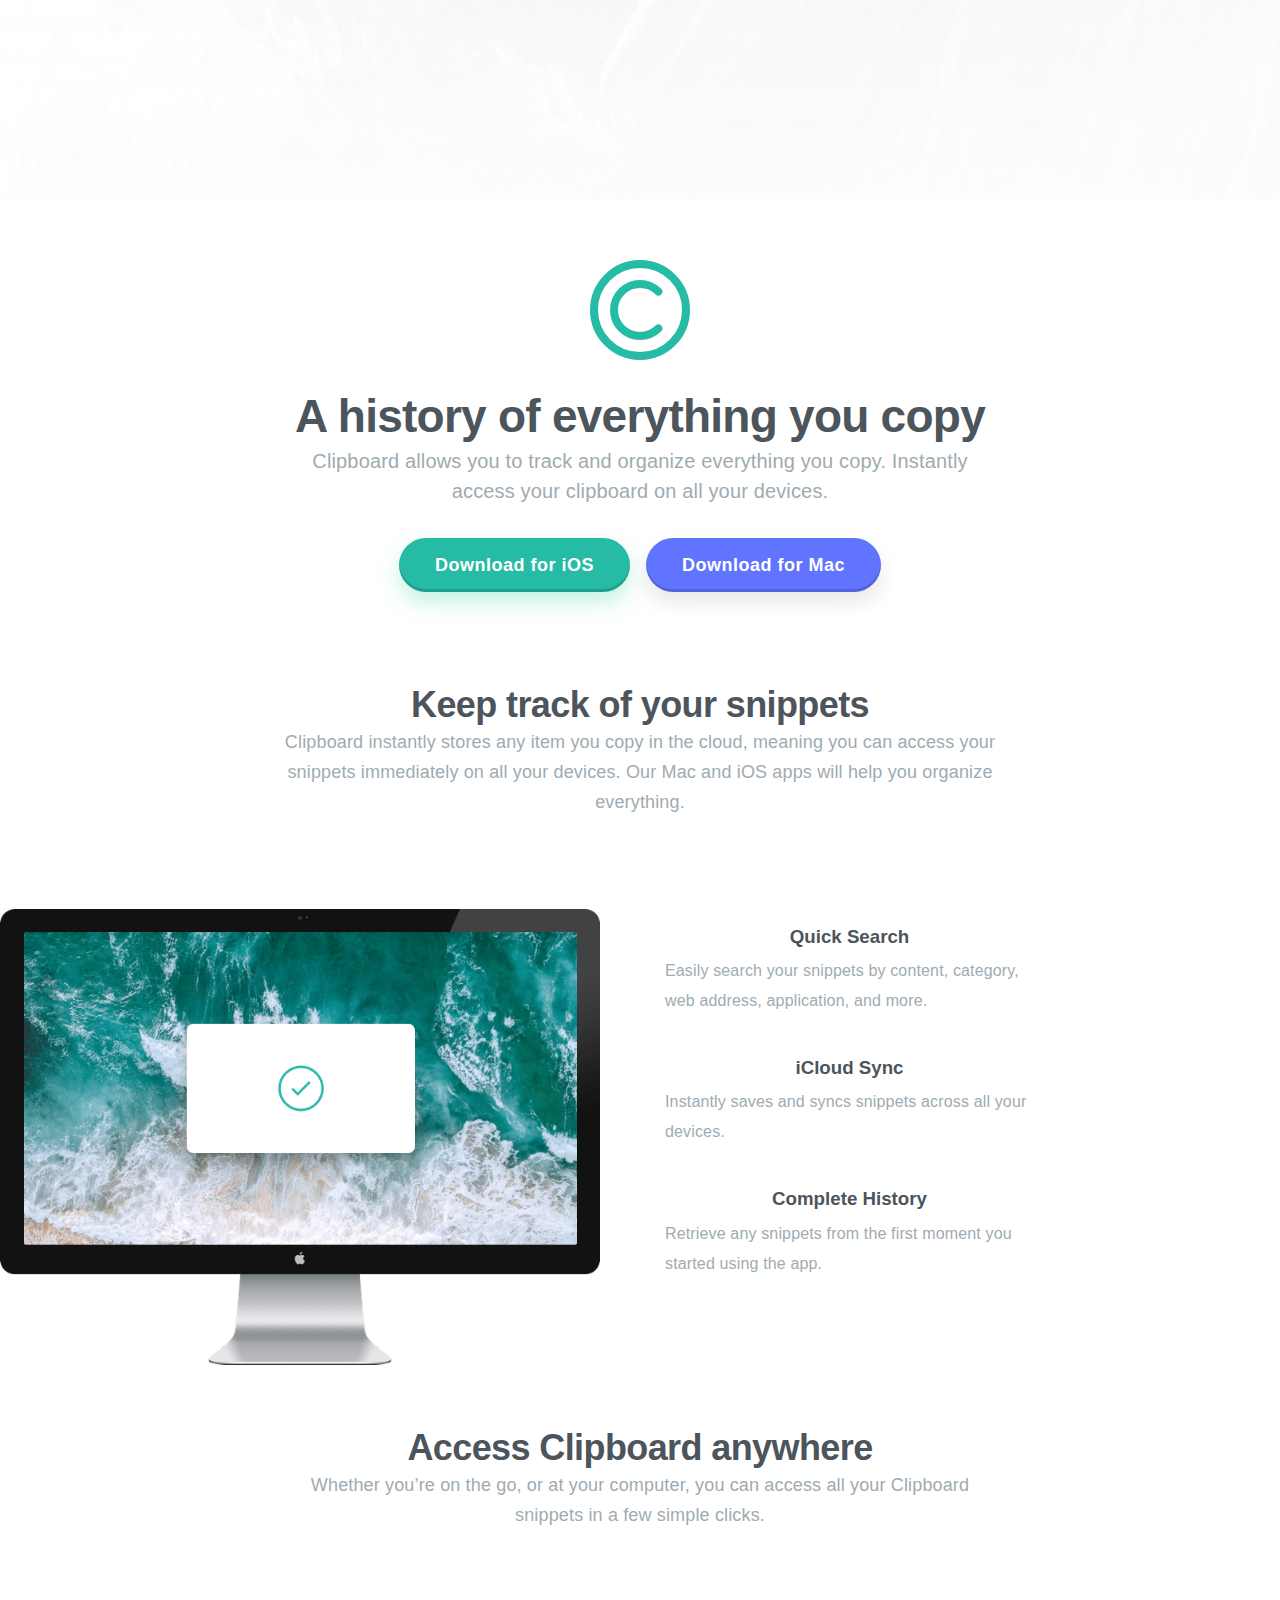
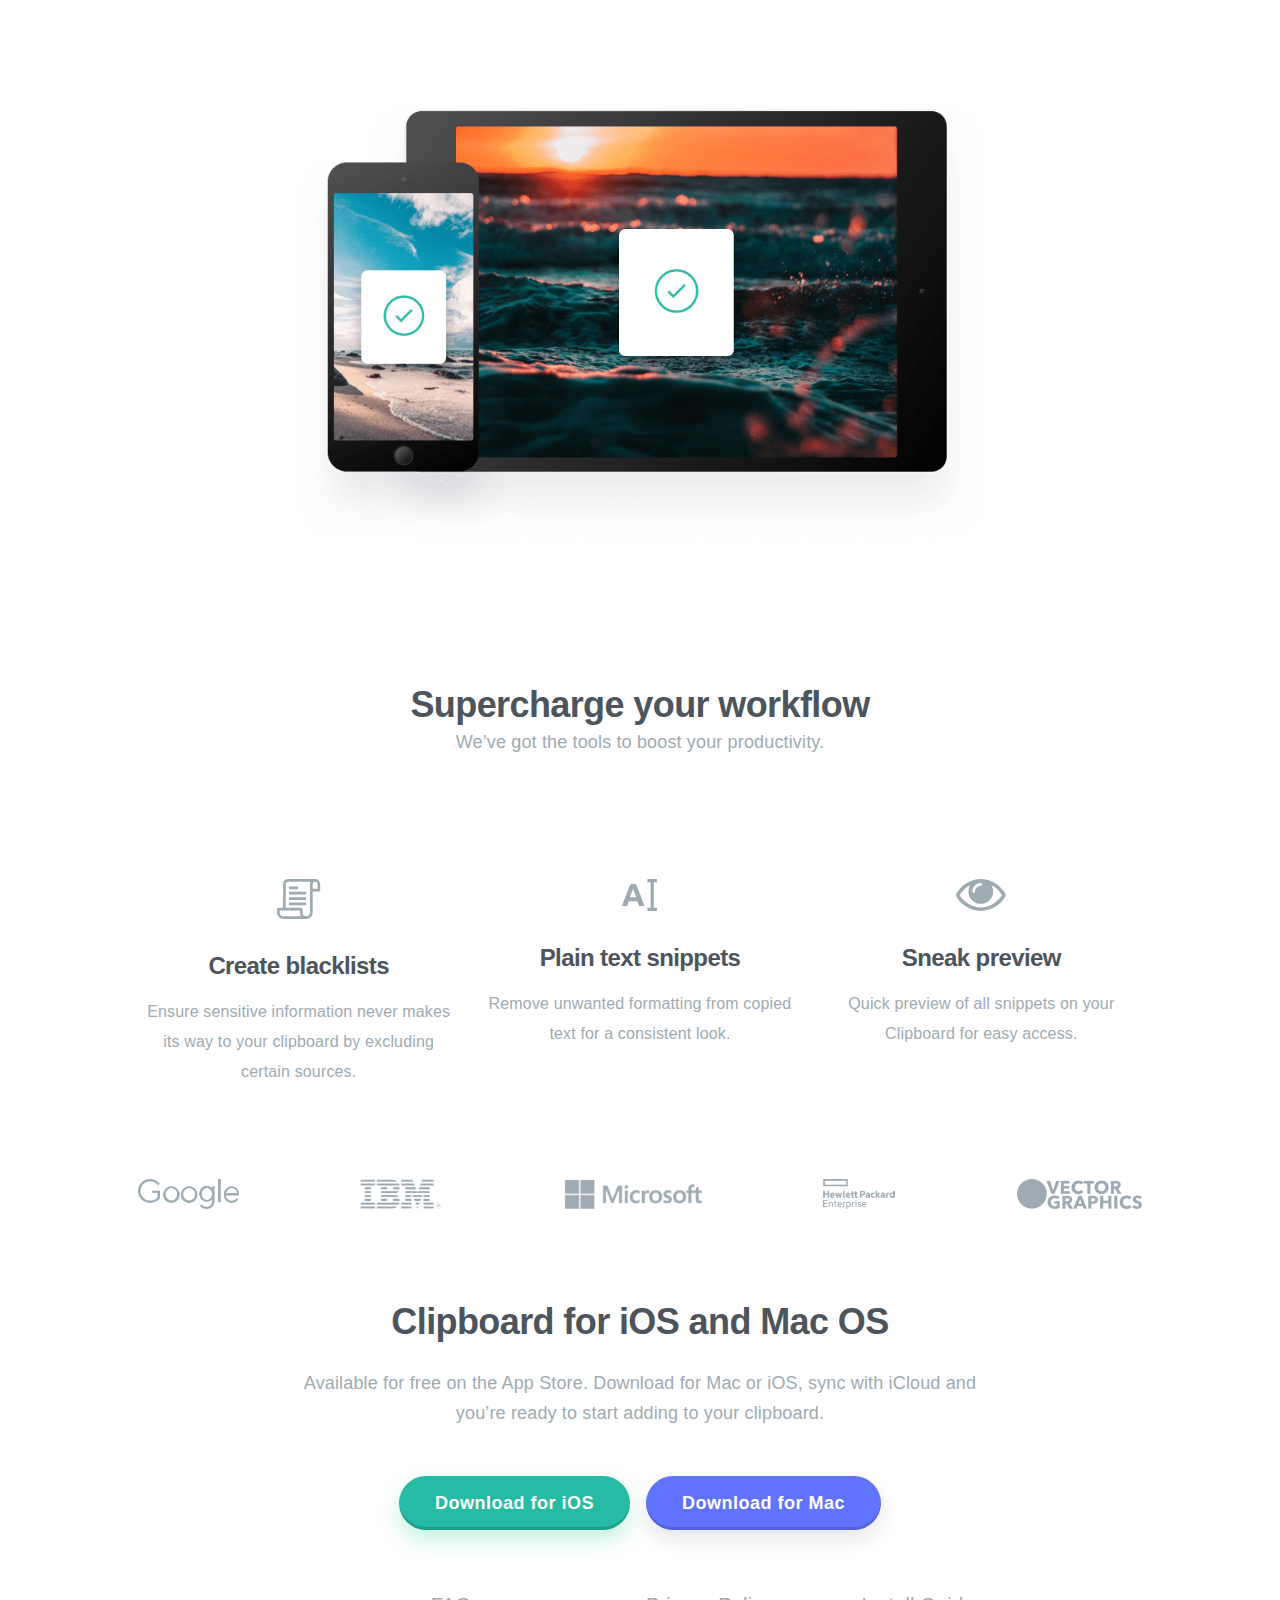
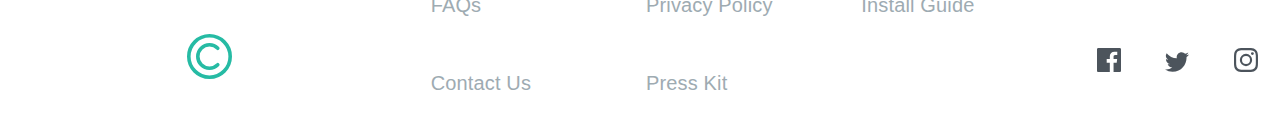
<file: clipboard-landing/index.html>
<!DOCTYPE html>
<html lang="en">
  <head>
    <meta charset="UTF-8" />
    <meta name="viewport" content="width=device-width, initial-scale=1.0" />
    <!-- displays site properly based on user's device -->

    <link
      rel="icon"
      type="image/png"
      sizes="32x32"
      href="./images/favicon-32x32.png"
    />

    <title>Clipboard landing page</title>

    <link rel="stylesheet" href="reset.css" />
    <link rel="stylesheet" href="global.css" />
    <link rel="stylesheet" href="style.css" />
    <link rel="stylesheet" href="responsive.css" />
  </head>

  <body>
    <div class="header"></div>

    <main>
      <section class="container-sm hero f-center f-column">
        <img class="logo" src="./images/logo.svg" alt="Logo of the company" />
        <h1 class="title m-b-3 text-center">
          A history of everything you copy
        </h1>
        <p class="text-lg text-center m-b-4">
          Clipboard allows you to track and organize everything you copy.
          Instantly access your clipboard on all your devices.
        </p>

        <div class="btn-group f-center">
          <button class="btn ios">Download for iOS</button>
          <button class="btn macos">Download for Mac</button>
        </div>
      </section>

      <section class="container-sm f-center f-column">
        <h2 class="title m-b-3">Keep track of your snippets</h2>
        <p class="text-md text-center m-b-4">
          Clipboard instantly stores any item you copy in the cloud, meaning you
          can access your snippets immediately on all your devices. Our Mac and
          iOS apps will help you organize everything.
        </p>
      </section>

      <section class="feature  g-row">
        <img src="./images/image-computer.png" alt="computer" />

        <ul>
          <li class="m-b-5">
            <h3 class="title">Quick Search</h3>
            <p class="text-sm">
              Easily search your snippets by content, category, web address,
              application, and more.
            </p>
          </li>
          <li class="m-b-5">
            <h3 class="title">iCloud Sync</h3>
            <p class="text-sm">
              Instantly saves and syncs snippets across all your devices.
            </p>
          </li>
          <li>
            <h3 class="title">Complete History</h3>
            <p class="text-sm">
              Retrieve any snippets from the first moment you started using the
              app.
            </p>
          </li>
        </ul>
      </section>

      <section class="container-sm f-center f-column">
        <h2 class="title m-b-3">Access Clipboard anywhere</h2>
        <p class="text-md text-center m-b-4">
          Whether you’re on the go, or at your computer, you can access all your
          Clipboard snippets in a few simple clicks.
        </p>
      </section>

      <section class="container-md devices">
        <img src="./images/image-devices.png" alt="devices" />
      </section>

      <section class="container-sm f-center f-column">
        <h2 class="title m-b-3">Supercharge your workflow</h2>
        <p class="text-md text-center m-b-4">
          We’ve got the tools to boost your productivity.
        </p>
      </section>

      <section class="f-row g-row container-lg">
        <div class="f-center f-column bottom-figure-container">
          <img
            src="./images/icon-blacklist.svg"
            alt="Blacklist icon"
            class="m-b-4"
          />
          <h2 class="title m-b-3 text-xlg">Create blacklists</h2>
          <p class="text-sm text-center m-t-2 m-b-4">
            Ensure sensitive information never makes its way to your clipboard
            by excluding certain sources.
          </p>
        </div>
        <div class="f-center f-column bottom-figure-container">
          <img src="./images/icon-text.svg" alt="Text icon" class="m-b-4" />
          <h2 class="title m-b-3 text-xlg">Plain text snippets</h2>
          <p class="text-sm text-center m-t-2 m-b-4">
            Remove unwanted formatting from copied text for a consistent look.
          </p>
        </div>
        <div class="f-center f-column bottom-figure-container">
          <img
            src="./images/icon-preview.svg"
            alt="preview icon"
            class="m-b-4"
          />
          <h2 class="title m-b-3 text-xlg">Sneak preview</h2>
          <p class="text-sm text-center m-t-2 m-b-4">
            Quick preview of all snippets on your Clipboard for easy access.
          </p>
        </div>
      </section>

      <section class="f-row grid-column-m container-lg img-height-30">
        <img src="./images/logo-google.png" alt="logo-google" />
        <img src="./images/logo-ibm.png" alt="logo-ibm" />
        <img src="./images/logo-microsoft.png" alt="logo-microsoft" />
        <img src="./images/logo-hp.png" alt="logo-hp" />
        <img
          src="./images/logo-vector-graphics.png"
          alt="logo-vector-graphics"
        />
      </section>

      <section class="f-center f-column container-sm">
        <h2 class="title m-b-3">Clipboard for iOS and Mac OS</h2>
        <p class="text-md text-center m-t-3 m-b-3">
          Available for free on the App Store. Download for Mac or iOS, sync
          with iCloud and you’re ready to start adding to your clipboard.
        </p>
        <div class="btn-group f-center m-t-3">
          <button class="btn ios">Download for iOS</button>
          <button class="btn macos">Download for Mac</button>
        </div>
      </section>
    </main>
    <footer class="footer">
      <div id="footer-logo-wrapper">
        <img src="./images/logo.svg" alt="Corporate logo" />
      </div>

      <p>FAQs</p>
      <p>Privacy Policy</p>
      <p>Install Guide</p>
      <p>Contact Us</p>
      <p>Press Kit</p>
      <div id="social-n-container">
        <img src="./images/icon-facebook.svg" alt="" />
        <img src="./images/icon-twitter.svg" alt="" />
        <img src="./images/icon-instagram.svg" alt="" />
      </div>
    </footer>
  </body>
</html>
</file>
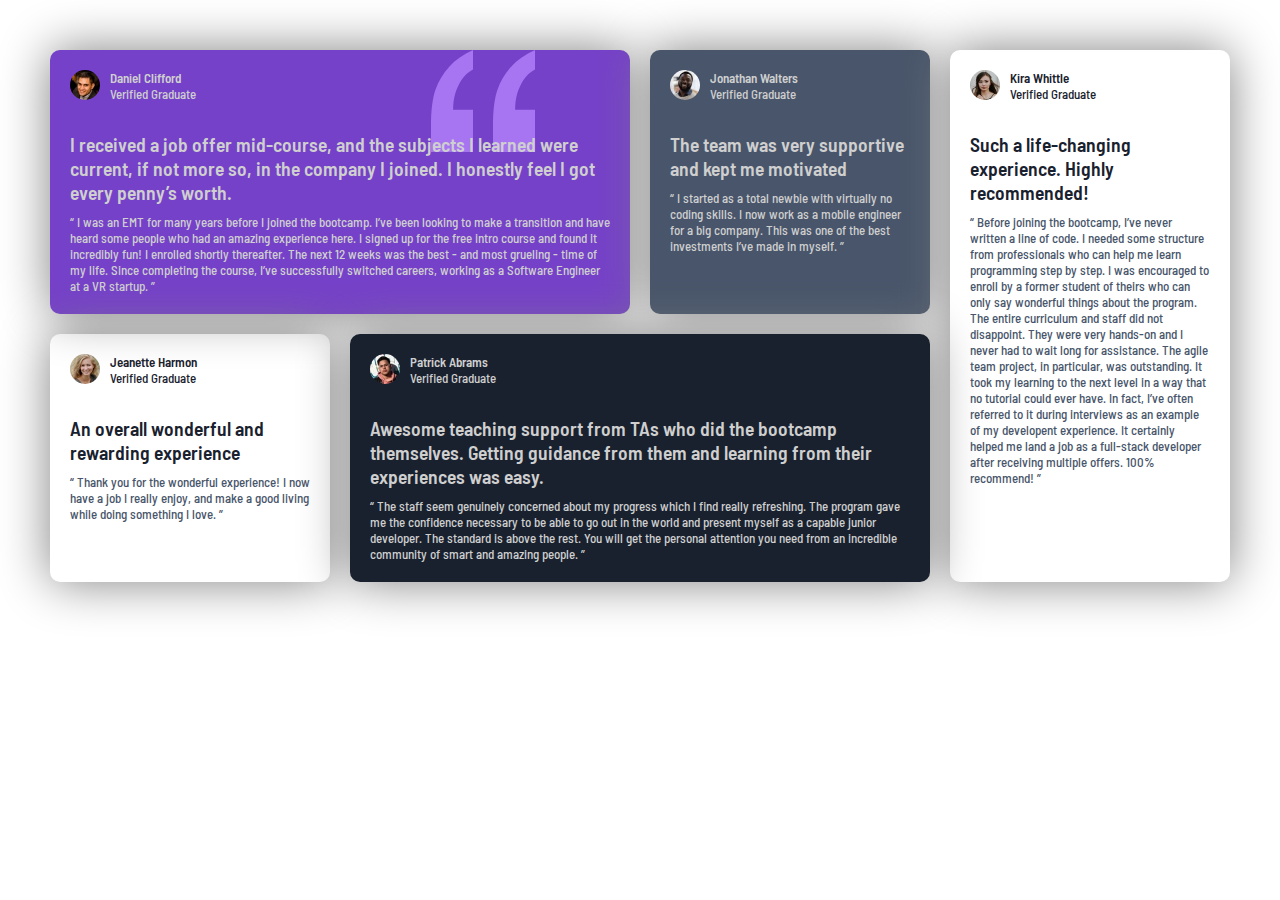
<file: lesson-task-1-05-05/index.html>
<!DOCTYPE html>
<html lang="en">
  <head>
    <meta charset="UTF-8" />
    <meta name="viewport" content="width=device-width, initial-scale=1.0" />
    <!-- displays site properly based on user's device -->

    <link rel="stylesheet" href="./css/style.css" />

    <link
      rel="icon"
      type="image/png"
      sizes="32x32"
      href="./images/favicon-32x32.png"
    />

    <title>Grid Challenge</title>
  </head>

  <body>
    <main>
      <article class="card" id="daniel">
        <div class="card-header">
          <img src="./images/image-daniel.jpg" alt="Daniel" />
          
          <p class="intro">
            Daniel Clifford
            <br />
            <span> Verified Graduate </span>
          </p>
          
          <!-- <img id="special-svg" src="./images/bg-pattern-quotation.svg" alt=""> -->
        </div>
        
        <p class="description">
          <span>
            I received a job offer mid-course, and the subjects I learned were
            current, if not more so, in the company I joined. I honestly feel I
            got every penny’s worth.
          </span>
          “ I was an EMT for many years before I joined the bootcamp. I’ve been
          looking to make a transition and have heard some people who had an
          amazing experience here. I signed up for the free intro course and found
          it incredibly fun! I enrolled shortly thereafter. The next 12 weeks was
          the best - and most grueling - time of my life. Since completing the
          course, I’ve successfully switched careers, working as a Software
          Engineer at a VR startup. ”
        </p>
      </article>
      
      <article class="card" id="jonathan">
        <div class="card-header">
          <img src="./images/image-jonathan.jpg" alt="" />
          <p class="intro">
            Jonathan Walters
            <br />
            <span> Verified Graduate </span>
          </p>
        </div>
        
        <p class="description">
          <span> The team was very supportive and kept me motivated </span>
  
          “ I started as a total newbie with virtually no coding skills. I now
          work as a mobile engineer for a big company. This was one of the best
          investments I’ve made in myself. ”
        </p>
      </article>
  
      <article class="card" id="kira">
        <div class="card-header">
          <img src="./images/image-kira.jpg" alt="" />
          <p class="intro">
            Kira Whittle
            <br />
            <span> Verified Graduate </span>
          </p>
        </div>
  
        <p class="description">
          <span> Such a life-changing experience. Highly recommended! </span>
  
          “ Before joining the bootcamp, I’ve never written a line of code. I
          needed some structure from professionals who can help me learn
          programming step by step. I was encouraged to enroll by a former student
          of theirs who can only say wonderful things about the program. The
          entire curriculum and staff did not disappoint. They were very hands-on
          and I never had to wait long for assistance. The agile team project, in
          particular, was outstanding. It took my learning to the next level in a
          way that no tutorial could ever have. In fact, I’ve often referred to it
          during interviews as an example of my developent experience. It
          certainly helped me land a job as a full-stack developer after receiving
          multiple offers. 100% recommend! ”
        </p>
      </article>
      <!--  -->
  
      <article class="card" id="jeanette">
        <div class="card-header">
          <img src="./images/image-jeanette.jpg" alt="">
          <p class="intro">
            Jeanette Harmon
            <br />
            <span> Verified Graduate </span>
          </p>
        </div>
  
        <p class="description">
          <span> An overall wonderful and rewarding experience </span>
  
          “ Thank you for the wonderful experience! I now have a job I really
          enjoy, and make a good living while doing something I love. ”
        </p>
        <!-- </div> -->
      </article>
  
      <article class="card" id="patrick">
        <div class="card-header">
          <img src="./images/image-patrick.jpg" alt="">
          <p class="intro">
            Patrick Abrams
            <br>
            <span> Verified Graduate </span>
          </p>
        </div>
  
  
        <p class="description">
          <span>
            Awesome teaching support from TAs who did the bootcamp themselves.
            Getting guidance from them and learning from their experiences was
            easy.
          </span>
          “ The staff seem genuinely concerned about my progress which I find
          really refreshing. The program gave me the confidence necessary to be
          able to go out in the world and present myself as a capable junior
          developer. The standard is above the rest. You will get the personal
          attention you need from an incredible community of smart and amazing
          people. ”
        </p>
      </article>
    </main>

    
  </body>
</html>
</file>
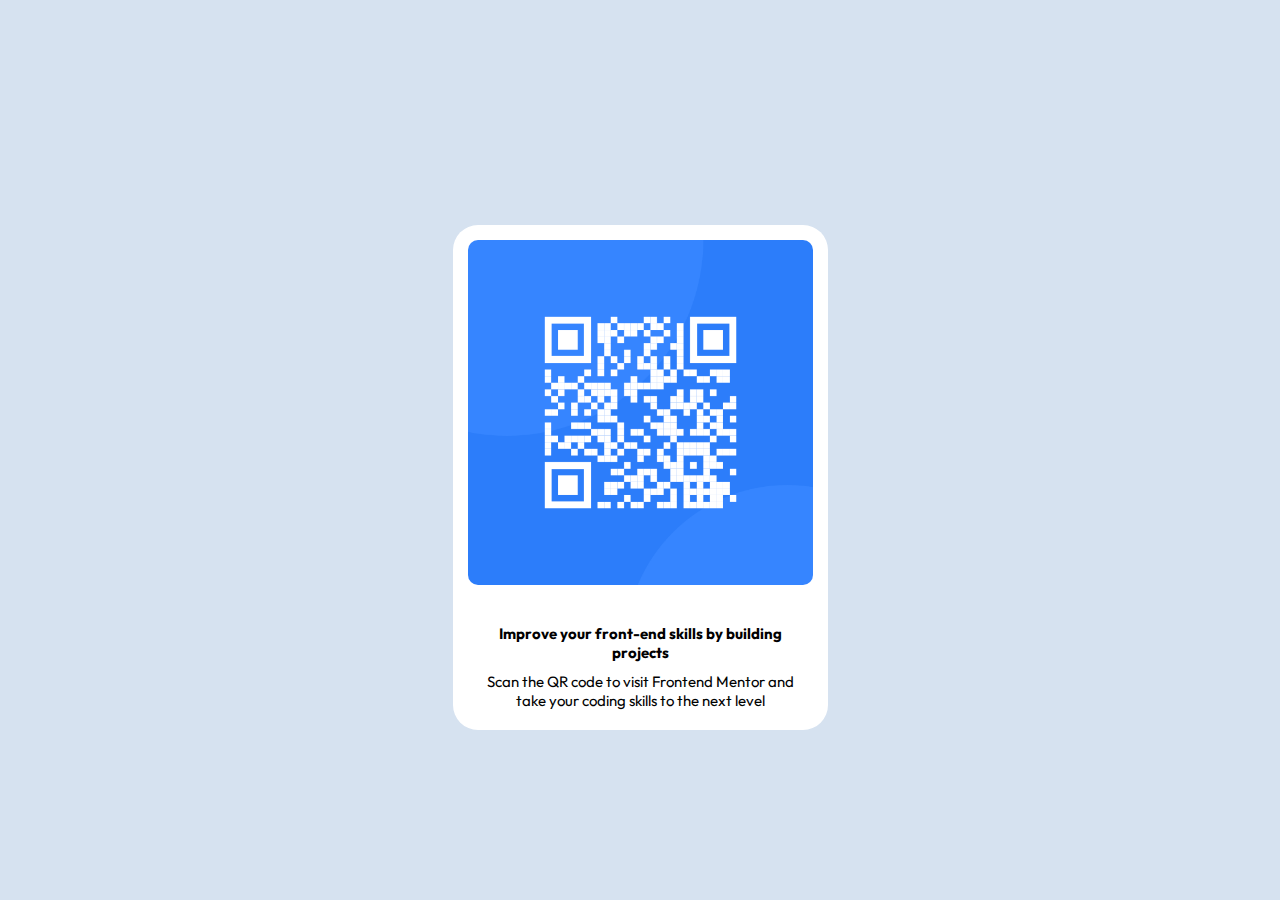
<file: task-2/index.html>
<!DOCTYPE html>
<html lang="en">

<head>
  <meta charset="UTF-8">
  <meta http-equiv="X-UA-Compatible" content="IE=edge">
  <meta name="viewport" content="width=device-width, initial-scale=1.0">
  <title>Frontend Mentor | QR code component</title>
  <link rel="icon" type="image/png" sizes="32x32" href="./images/favicon-32x32.png">
  <link rel="stylesheet" href="./css/style.css">

  <!-- Google Fonts -->
  <link rel="preconnect" href="https://fonts.googleapis.com">
  <link rel="preconnect" href="https://fonts.gstatic.com" crossorigin>
  <link href="https://fonts.googleapis.com/css2?family=Outfit:wght@400;700&display=swap" rel="stylesheet">
</head>

<body>
  <main>
    <div>
      <figure>
        <img src="./images/image-qr-code.png" alt="QR code">
        <figcaption>
          <p class="bold">
            Improve your front-end skills by building projects
          </p>
          <p class="regular">
            Scan the QR code to visit Frontend Mentor and take your coding skills to the next level
          </p>
        </figcaption>
      </figure>
    </div>
  </main>
</body>

</html>
</file>
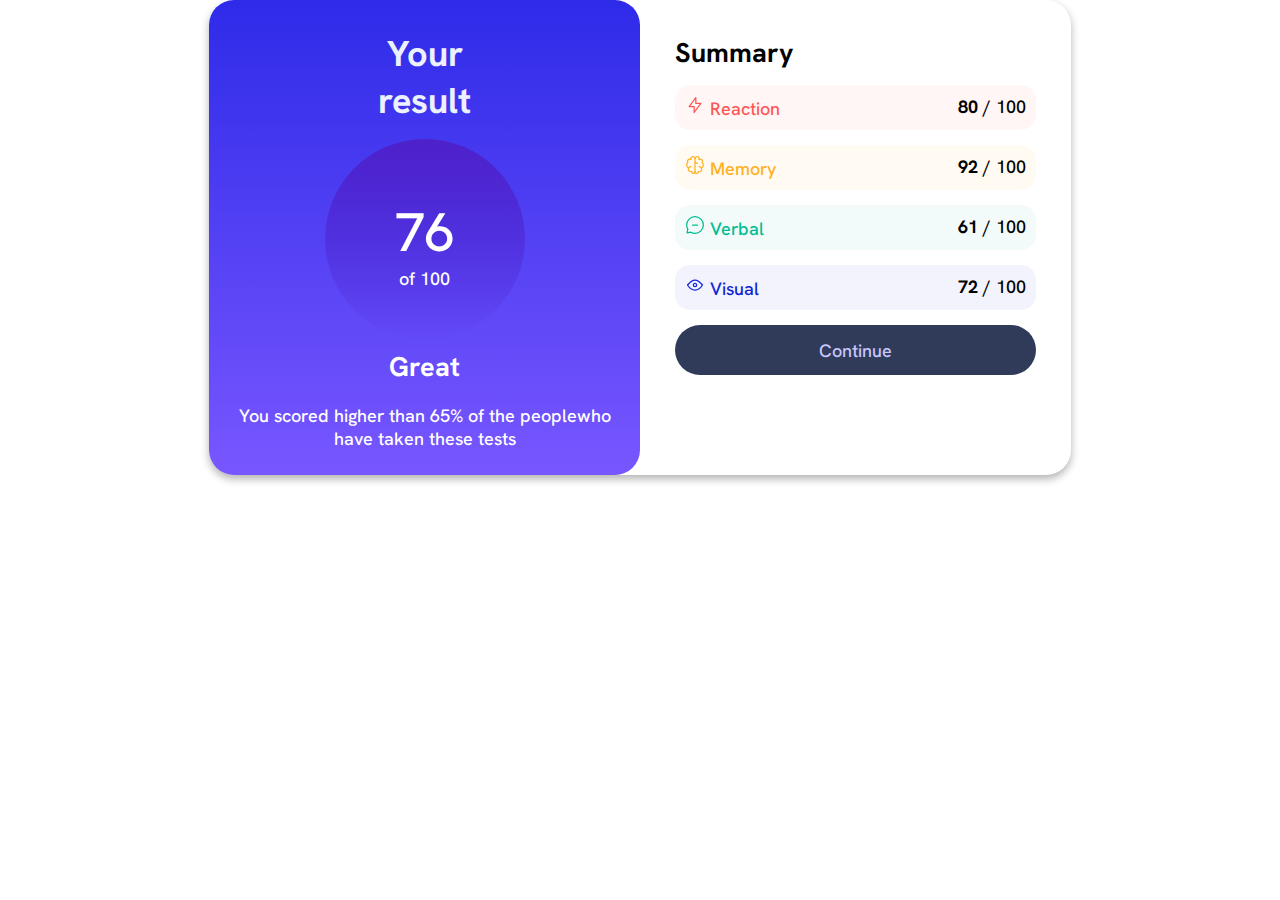
<file: task-3/index.html>
<!DOCTYPE html>
<html lang="en">
  <head>
    <meta charset="UTF-8" />
    <meta http-equiv="X-UA-Compatible" content="IE=edge" />
    <meta name="viewport" content="width=device-width, initial-scale=1.0" />
    <title>Frontend Mentor | Results summary component</title>
    <link
      rel="icon"
      type="image/png"
      sizes="32x32"
      href="./assets/images/favicon-32x32.png"
    />
    <link rel="stylesheet" href="./css/style.css" />
    <link rel="stylesheet" href="./css/font.css" />
  </head>

  <body>
    <main>
      <figure>
        <h1>Your result</h1>
        <div class="circle">
          <p>
            <span> 76 </span>
            <br />
            of 100
          </p>
        </div>
        <h2>Great</h2>
        <p>
          You scored higher than 65% of the peoplewho have taken these tests
        </p>
      </figure>
      <aside>
        <h2>Summary</h2>
        <p id="reaction">
          <span id="red"
            ><img src="./assets/images/icon-reaction.svg" alt="reaction" />
            Reaction</span
          >
          <span class="fix-align-right"> <strong>80</strong> / 100 </span>
        </p>

        <p id="memory">
          <span id="yellow"
            ><img src="./assets/images/icon-memory.svg" alt="memory" />
            Memory</span
          >
          <span class="fix-align-right"> <strong>92</strong> / 100 </span>
        </p>
        <p id="verbal">
          <span id="green"
            ><img src="./assets/images/icon-verbal.svg" alt="verbal" />
            Verbal</span
          >
          <span class="fix-align-right"> <strong>61</strong> / 100 </span>
        </p>
        <p id="visual">
          <span id="blue">
            <img src="./assets/images/icon-visual.svg" alt="visual" />
            Visual</span
          >
          <span class="fix-align-right"> <strong>72</strong> / 100 </span>
        </p>
        <div id="button">
          <p>Continue</p>
        </div>
      </aside>
    </main>
  </body>
</html>
</file>
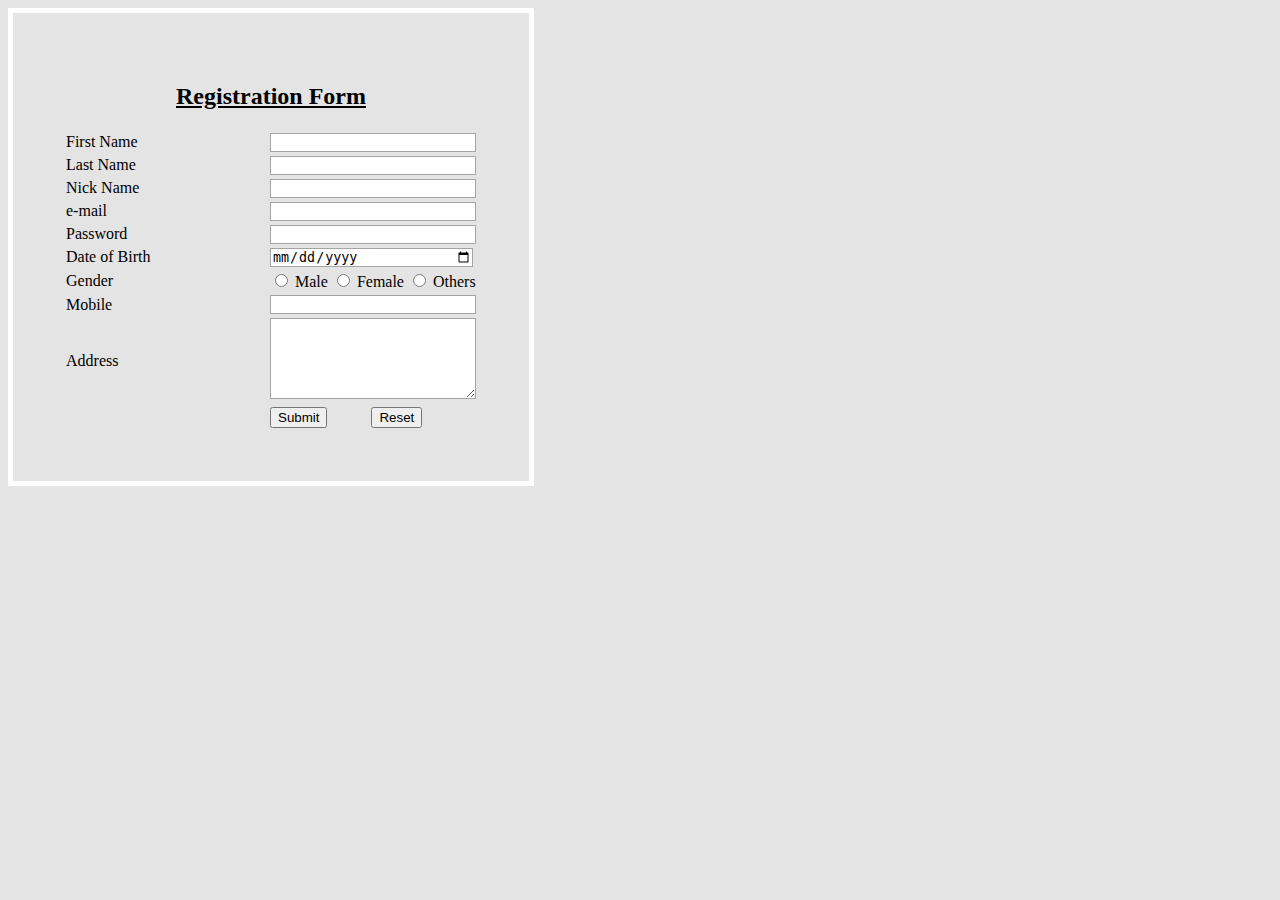
<file: lesson-5/registrationForm.html>
<!DOCTYPE html>
<html lang="en">
<head>
    <meta charset="UTF-8">
    <meta http-equiv="X-UA-Compatible" content="IE=edge">
    <meta name="viewport" content="width=device-width, initial-scale=1.0">
    <title>Document</title>
    <style>
        body{
            background-color: #e4e4e4;
        }
        form{
            padding: 50px;
            border: 5px solid #ffffff;
            width: fit-content;

            /* margin: 50px; */
        }
        .firstColumn{
            width: 200px;
        }
        .firstColumn label{
            text-align: center;
        }
        .secocundColumnInput{
            width: 200px;
            border:  1px solid #a4a4a4;
        }
        h2{
            text-decoration: underline;
        }

    </style>
</head>
<body>
    <main>
        <form>
            <table>
                <caption>
                    <h2>
                        Registration Form
                    </h2>
                </caption>
    
                <tbody>
                    <tr>
                        <td class="firstColumn"><label for="name">First Name</label></td>
                        <td><input type="text" name="name" id="name" class="secocundColumnInput"></td>
                    </tr>
                    <tr>
                        <td class="firstColumn"><label for="surname">Last Name</label></td>
                        <td><input type="text" name="surname" id="surname" class="secocundColumnInput" ></td>
                    </tr>
                    <tr>
                        <td class="firstColumn"><label for="nickName">Nick Name</label></td>
                        <td><input type="text" name="nickName" id="nickName" class="secocundColumnInput"></td>
                    </tr>
                    <tr>
                        <td class="firstColumn"><label for="email">e-mail</label></td>
                        <td><input type="email" name="email" id="email"  class="secocundColumnInput"></td>
                    </tr>
                    <tr>
                        <td class="firstColumn"><label for="password">Password</label></td>
                        <td><input type="password" name="password" id="password"  class="secocundColumnInput"></td>
                    </tr>
                    <tr>
                        <td class="firstColumn"><label for="dateOfBirth">Date of Birth</label></td>
                        <td><input type="date" name="dateOfBirth" id="dateOfBirth"  class="secocundColumnInput"></td>
                    </tr>
                    <tr>
                        <td class="firstColumn">Gender</td>
                        <td>
                            <input type="radio" name="gender" id="male" value="male">
                            <label for="male">Male</label>
    
                            <input type="radio" name="gender" id="female" value="female">
                            <label for="female">Female</label>
    
                            <input type="radio" name="gender" id="others" value="others">
                            <label for="others">Others</label>
                        </td>
                    </tr>
                    <tr>
                        <td class="firstColumn"><label for="mobile">Mobile</label></td>
                        <td><input type="tel" name="mobile" id="mobile"  class="secocundColumnInput"></td>
                    </tr>
                    <tr>
                        <td class="firstColumn"><label for="textarea">Address</label></td>
                        <td ><textarea name="textarea" id="textarea" cols="20" rows="5"  class="secocundColumnInput"></textarea></td>
                    </tr>
                    <tr>
                        <td class="firstColumn"></td>
                        <td>
                            <input type="submit" value="Submit" style="margin-right: 40px;">
                            <input type="reset">
                        </td>
                    </tr>
                </tbody>
            </table>
        </form>
    </main>
</body>
</html>
</file>
<file: clipboard-landing/global.css>
body {
	font-family: 'Bai Jamjuree', sans-serif;
	font-style: normal;
}


.m-0 {
	margin: 0;
}
.m-1 {
	margin: 8px;
}
.m-2 {
	margin: 16px;
}
.m-3 {
	margin: 24px;
}
.m-4 {
	margin: 32px;
}
.m-5 {
	margin: 40px;
}

.m-t-0 {
	margin-top: 0;
}
.m-t-1 {
	margin-top: 8px;
}
.m-t-2 {
	margin-top: 16px;
}
.m-t-3 {
	margin-top: 24px;
}
.m-t-4 {
	margin-top: 32px;
}
.m-t-5 {
	margin-top: 40px;
}

.m-b-0 {
	margin-bottom: 0;
}
.m-b-1 {
	margin-bottom: 8px;
}
.m-b-2 {
	margin-bottom: 16px;
}
.m-b-3 {
	margin-bottom: 24px;
}
.m-b-4 {
	margin-bottom: 32px;
}
.m-b-5 {
	margin-bottom: 40px;
}

.m-l-0 {
	margin-left: 0;
}
.m-l-1 {
	margin-left: 8px;
}
.m-l-2 {
	margin-left: 16px;
}
.m-l-3 {
	margin-left: 24px;
}
.m-l-4 {
	margin-left: 32px;
}
.m-l-5 {
	margin-left: 40px;
}

.m-r-0 {
	margin-right: 0;
}
.m-r-1 {
	margin-right: 8px;
}
.m-r-2 {
	margin-right: 16px;
}
.m-r-3 {
	margin-right: 24px;
}
.m-r-4 {
	margin-right: 32px;
}
.m-r-5 {
	margin-right: 40px;
}

.btn {
	border-radius: 28px;

	font-weight: 600;
	font-size: 18px;
	line-height: 30px;

	text-align: center;
	letter-spacing: 0.5px;

	color: #ffffff;

	border: none;
	padding: 12px 36px;
}

.btn.ios {
	background: #26bba4;
	box-shadow: 0px 10px 20px rgba(137, 229, 199, 0.503305),
		inset 0px -3px 0px rgba(0, 0, 0, 0.151333);

	transition: all 0.2s ease-in-out;

	&:hover {
		background: rgba(93, 204, 187);
	}
}
.btn.macos {
	background: #6174ff;
	box-shadow: 0px 10px 20px rgba(0, 0, 0, 0.0988035),
		inset 0px -3px 0px rgba(0, 0, 0, 0.151333);

	transition: all 0.2s ease-in-out;

	&:hover {
		background: rgba(136, 151, 255);
	}
}

.f-center {
	display: flex;
	/* justify-content: center; */
	align-items: center;
}

.f-column {
	display: flex;
	flex-direction: column;
}

.f-row{
	display: flex;
	flex-direction: row;
	justify-content: space-between;
}

.title {
	text-align: center;
	font-weight: 600;
	line-height: 1.25;
	color: #4c545c;
	margin: 0;
}
h1 {
	font-size: 46px;
	letter-spacing: -0.75px;
}
h2 {
	font-size: 36px;
	letter-spacing: -0.6px;
}

p {
	font-weight: 400;
	font-size: 20px;
	line-height: 30px;
	letter-spacing: 0.15px;
	color: #9eabb2;
	margin: 0;
}
.text-sm {
	font-size: 16px;
}
.text-md {
	font-size: 18px;
}
.text-lg {
	font-size: 20px;
}
.text-xlg{
	font-size: 24px;
}

.text-center {
	text-align: center;
}
</file>
<file: clipboard-landing/style.css>
.header {
  background-image: url("./images/bg-header-desktop.png");
  background-repeat: no-repeat;
  background-size: cover;
  height: 363px;
  mix-blend-mode: normal;
  opacity: 0.25;
}

.logo {
  width: 100px;
  height: 100px;
  margin: 0 auto;
}

.hero {
  margin-top: -150px;

  > img {
    margin-bottom: 58px;
  }
}

.btn-group {
  gap: 16px;
}

.feature {
  margin-right: 300px;
  display: grid;
  grid-template-columns: 1fr 350px;
  gap: 100px;

  > ul {
    list-style: none;
    padding: 0;

    > li {
      display: flex;
      flex-direction: column;
      gap: 8px;
    }
  }
}

.devices {
  height: 600px;

  > img {
    width: 100%;
    height: 100%;
    object-fit: contain;
  }
}

.img-height-30 img {
  object-fit: contain;
  height: 30px;
}

@media screen and (min-width: 768px) {
  footer {
    display: grid;
    gap: 12px;
    grid-template-columns: repeat(6, 1fr);
    grid-template-rows: 1fr 1fr;
  }

  #footer-logo-wrapper {
    margin: 0 auto;
    grid-area: 1/1/3/3;
    padding-top: 44px;
    padding-bottom: 51px;
  }
  #footer-logo-wrapper img {
    width: 45px;
    height: 45px;
  }

  footer #social-n-container {
    grid-area: -1/6/-3/7;
    margin: auto 0;
    > img {
      margin: 20px;
    }
  }
}
</file>
<file: clipboard-landing/responsive.css>
/* 1440px works fine as defult css */

@media screen and (min-width: 1440px) {
  .container-sm {
    width: calc(1440px - 700px);
    padding: 30px 0;
    margin: 80px auto;
  }
  .container-md {
    width: calc(1440px - 600px);
    padding: 30px 0;
    margin: 80px auto;
  }
  .container-lg {
    width: calc(1440px - 330px);
    padding: 30px 0;
    margin: 0 auto;
  }

  .bottom-figure-container {
    width: 350px;
  }
}

/* Laptop 1024px */

@media screen and (min-width: 1024px) and (max-width: 1440px) {
  .header {
    height: 200px;
  }
  .hero {
    margin-top: -150px;

    > img {
      margin-bottom: 28px;
    }
  }

  .container-sm {
    width: calc(1024px - 300px);
    padding: 30px 0;
    margin: 30px auto;
  }
  .container-md {
    width: calc(1024px - 200px);
    padding: 30px 0;
    margin: 80px auto;
  }
  .container-lg {
    width: calc(1024px - 20px);
    padding: 30px 0;
    margin: 0 auto;
  }

  .g-row {
    display: grid;
    grid-template-columns: 1fr 1fr 1fr;
    gap: 20px;
  }

  .feature {
    margin: 0;
    grid-template-columns: 1fr 1fr;
    gap: 50px;

    > img {
      width: 600px;
    }

    > ul {
      width: 60%;
    }

    > ul > p {
      text-align: center;
    }
  }

  .devices {
    height: 500px;
  }
}

/* Tablet 768px */

@media screen and (min-width: 768px) and (max-width: 1024px) {
  .header {
    height: 200px;
  }

  .hero {
    margin-top: -250px;
  }

  .container-sm {
    width: calc(768px - 250px);
    padding: 30px 0;
    margin: 30px auto;
  }
  .container-md {
    width: calc(768px - 150px);
    padding: 30px 0;
    margin: 80px auto;
  }
  .container-lg {
    width: calc(768px - 20px);
    padding: 30px 0;
    margin: 0 auto;
  }

  .g-row {
    display: grid;
    grid-template-columns: 1fr 1fr 1fr;
    gap: 10px;
  }

  .feature {
    margin: 0;
    grid-template-columns: 1fr 1fr;
    gap: 50px;

    > img {
      width: 350px;
    }

    > ul {
      width: 60%;
    }
  }
  .devices {
    height: 400px;
  }

  /* Mobile 320px */

  @media screen and (max-width: 768px) {
    main {
      margin: 0 32px;
    }

    /* Setting Mobile specific order of items */
    .btn-group {
      display: flex;
      flex-direction: column;
      gap: 24px;
    }

    /* .footer {
    display: grid;
    grid-template-columns: 1fr;
    gap: 20px;

    > div:last-child > img {
      margin: 20px;
    } */
  }

  .header {
    height: 200px;
  }
  .container-sm {
    /* width: calc(768px - 250px); */
    padding: 30px 0;
    margin: 30px auto;
  }
  .container-md {
    /* width: calc(768px - 150px); */
    padding: 30px 0;
    margin: 80px auto;
  }
  .container-lg {
    /* width: calc(768px - 20px); */
    padding: 30px 0;
    margin: 0 auto;
  }

  .g-row {
    display: grid;
    grid-template-columns: 1fr;
    gap: 56px;
  }

  .feature {
    margin: 0;
    grid-template-columns: 1fr;
    gap: 50px;

    > img {
      width: 300px;
      margin: 0 auto;
    }

    > ul {
      margin: 0 auto;
      width: 60%;
      display: grid;
      gap: 48px;
    }
  }
  .devices {
    height: 400px;
  }
}

@media screen and (max-width: 768px) {
  main {
    margin: 0 32px;
  }

  .grid-column-m {
    display: grid;
    grid-template-columns: 1fr;
    gap: 56px;

    > img {
      margin: 0 auto;
    }
  }

  /* Setting Mobile specific order of items */
  .btn-group {
    display: flex;
    flex-direction: column;
    gap: 24px;
  }

  .footer {
    display: grid;
    grid-template-columns: 1fr;
    gap: 20px;

    > div{
      margin: 0 auto;
    }
    > p {
      margin: 0 auto;
    }

    > div:last-child > img {
      margin: 20px;
    }
  }

  #footer-logo-wrapper img {
    width: 55px;
    height: 55px;
  }

  .header {
    height: 0px;
  }
  .container-sm {
    /* width: calc(768px - 250px); */
    padding: 30px 0;
    margin: 30px auto;
  }
  .container-md {
    /* width: calc(768px - 150px); */
    padding: 30px 0;
    margin: 80px auto;
  }
  .container-lg {
    /* width: calc(768px - 20px); */
    padding: 30px 0;
    margin: 0 auto;
  }

  .g-row {
    display: grid;
    grid-template-columns: 1fr;
    gap: 56px;
  }

  .feature {
    margin: 0;
    grid-template-columns: 1fr;
    gap: 50px;

    > img {
      width: 300px;
      margin: 0 auto;
    }

    > ul {
      margin: 0 auto;
      width: 60%;
      display: grid;
      gap: 48px;

      > li {
        > p {
          text-align: center;
        }
      }
    }
  }
  .devices {
    height: 400px;
  }
}
</file>
<file: lesson-task-1-05-05/css/style.css>
@import url('../fonts/fonts.css');

* {
  box-sizing: border-box;
  margin: 0;
  padding: 0;
}

:root {
  font-size: 13px;
  font-family: 'Barlow Semi Condensed', sans-serif;
}

#special-svg{
  border-radius: 0;
  position: relative;
  float: inline-end;
}



@media screen and (min-width: 801px) {
  main {
    display: grid;
    grid-template-columns: 1fr 1fr 1fr 1fr;
    grid-gap: 20px;
  
    margin: 50px;
  }
}

@media screen and (max-width: 800px) {
  main{
    display: flex;
    flex-direction: column;
    /* margin: 25px; */
  }
  main article{
    margin: 25px 25px 12.5px 25px;
  }
}


.card {
  border-radius: 10px;
  color: hsl(0, 0%, 81%);
  box-shadow: 0px 0px 50px grey;
}

.card .card-header{
  padding: 20px 0px 0px 20px;
}
.card .card-header p{
  margin: 0px 0px 0px 10px;
  font-weight: 600;
}
.card .card-header p span{
  font-weight: 500;
}

.description{
  font-weight: 500;
  padding: 20px;
}

.description span{
  font-weight: 600;
  padding: 10px 0px;
  
}



#kira,
#jeanette {
  color: hsl(219, 29%, 14%);
}

#kira .description,
#jeanette .description {
  color: hsl(217, 19%, 35%);
  font-weight: 500;
}

#kira .description span,
#jeanette .description span {
  color: hsl(219, 29%, 14%);
  font-weight: 600;
}
.card .card-header {
  display: flex;
}

.card .description span {
  font-size: 1.5rem;
}

img {
  border-radius: 50%;
  height: 30px;
}

#daniel {
  background-color: hsl(263, 55%, 52%);
  background-image: url(../images/bg-pattern-quotation.svg);
  background-repeat: no-repeat;
  background-position-x: 80%;
  grid-column: span 2;
}

#jonathan {
  background-color: hsl(217, 19%, 35%);
}

#kira {
  background-color: hsl(0, 0%, 100%);

  /* grid-column: ; */
  grid-row: span 2;
}

#patrick {
  background-color: hsl(219, 29%, 14%);

  grid-column: span 2;
}

.description span {
  display: block;
}
</file>
<file: task-2/css/style.css>
*{
  margin: 0;
  padding: 0;
  box-sizing: border-box;
}

body{
  background-color: hsl(212, 45%, 89%);
}

main{
  display: flex;
  justify-content: center;
  align-items: center;
}


div{
  width: 375px;
  background-color:  hsl(0, 0%, 100%);
  text-align: center;
  border-radius: 25px;
  position: absolute;
  top: 25%;
}


img{
  border-radius: 25px;
  padding: 15px;
}

img{
  width: 100%;
}

figcaption{
  font-size: 15px;
  font-family: 'Outfit', sans-serif;
  padding: 15px;
}

figcaption p{
  padding: 5px;
}

.bold{
  font-weight: 700;
}

.regular{
  font-weight: 400;
}
</file>
<file: task-3/css/style.css>
* {
  margin: 0;
  padding: 0;
  box-sizing: border-box;
}

body {
  background-color: #ffffff;
  display: flex;
  justify-content: center;
  align-items: center;
}

main {
  box-shadow: 0 4px 8px rgba(0, 0, 0, 0.3);

  width: -moz-fit-content;
  width: fit-content;
  font-family: "Hanken Grotesk";
  font-size: 18px;

  display: flex;
  flex-direction: row;

  background-color: hsl(0, 0%, 100%);

  border-radius: 25px;
}

figure {
  display: flex;
  flex-direction: column;
  text-align: center;
  align-items: center;
  width: 50%;
  padding: 15px;
  color: hsl(0, 0%, 100%);
  /* Gradient 2 colours */
  background-image: linear-gradient(
    0deg,
    hsl(252, 100%, 67%),
    hsl(241, 81%, 54%)
  );

  border-radius: 25px;
}

figure h1 {
  color: hsl(221, 100%, 96%);
  padding: 15px;

  width: 50%;
}

figure .circle {
  /* Gradient 2 colours */
  background-image: linear-gradient(
    0deg,
    hsla(241, 72%, 46%, 0),
    hsla(256, 72%, 46%, 1)
  );

  height: 200px;
  width: 200px;

  border-radius: 50%;
  padding: 15px;
}

figure .circle p {
  position: relative;
  top: 25%;
}

figure .circle span {
  font-size: 3em;
}

figure h2 {
  padding: 10px;
}

figure > p {
  padding: 10px;
}

aside {
  padding: 35px;
  width: 50%;
}

aside > p {
  border-radius: 15px;
  margin: 15px 0 15px 0;
  padding: 10px;
  transition: transform 0.2s; /* Animation */
  display: flex;
  justify-content: space-between;
}

aside > p:hover {
  transform: scale(1.2);
}

#reaction {
  background-color: #fff6f5;
}

#reaction #red {
  color: hsl(0, 100%, 67%);
}

#memory {
  background-color: #fffbf2;
}

#memory #yellow {
  color: hsl(39, 100%, 56%);
}

#verbal {
  background-color: #f2fbfa;
}

#verbal #green {
  color: hsl(166, 100%, 37%);
}

#visual {
  background-color: #f3f3fd;
}

#visual #blue {
  color: hsl(234, 85%, 45%);
}

#button {
  background-color: hsl(224, 30%, 27%);
  color: hsl(241, 100%, 89%);
  height: 50px;
  border-radius: 25px;

  display: table;
  width: 100%;
}

#button p {
  display: table-cell;
  text-align: center;
  vertical-align: middle;
  top: 25%;
}

#button:hover {
  background-image: linear-gradient(
    0deg,
    hsl(252, 100%, 67%),
    hsl(241, 81%, 54%)
  );
}

@media screen and (max-width: 800px) {
  main {
    flex-direction: column;
  }

  figure {
    width: 100%;
    border-radius: 0 0 25px 25px;
  }
  aside {
    width: 100%;
  }
}
</file>
<file: task-3/css/font.css>
@font-face {
  font-family: "Hanken Grotesk";
  src: url('../assets/fonts/static/HankenGrotesk-Medium.ttf') format('truetype');
	font-weight: 500;
	font-style: normal;
	font-display: swap;
}

@font-face {
	font-family: "Hanken Grotesk";
	src: url("../assets/fonts/static/HankenGrotesk-Bold.ttf") format('truetype');
	font-weight: 700;
	font-style: normal;
	font-display: swap;
}

@font-face {
	font-family: "Hanken Grotesk";
	src: url("../assets/fonts/static/HankenGrotesk-ExtraBold.ttf") format('truetype');
	font-weight: 800;
	font-style: normal;
	font-display: swap;
}
</file>
